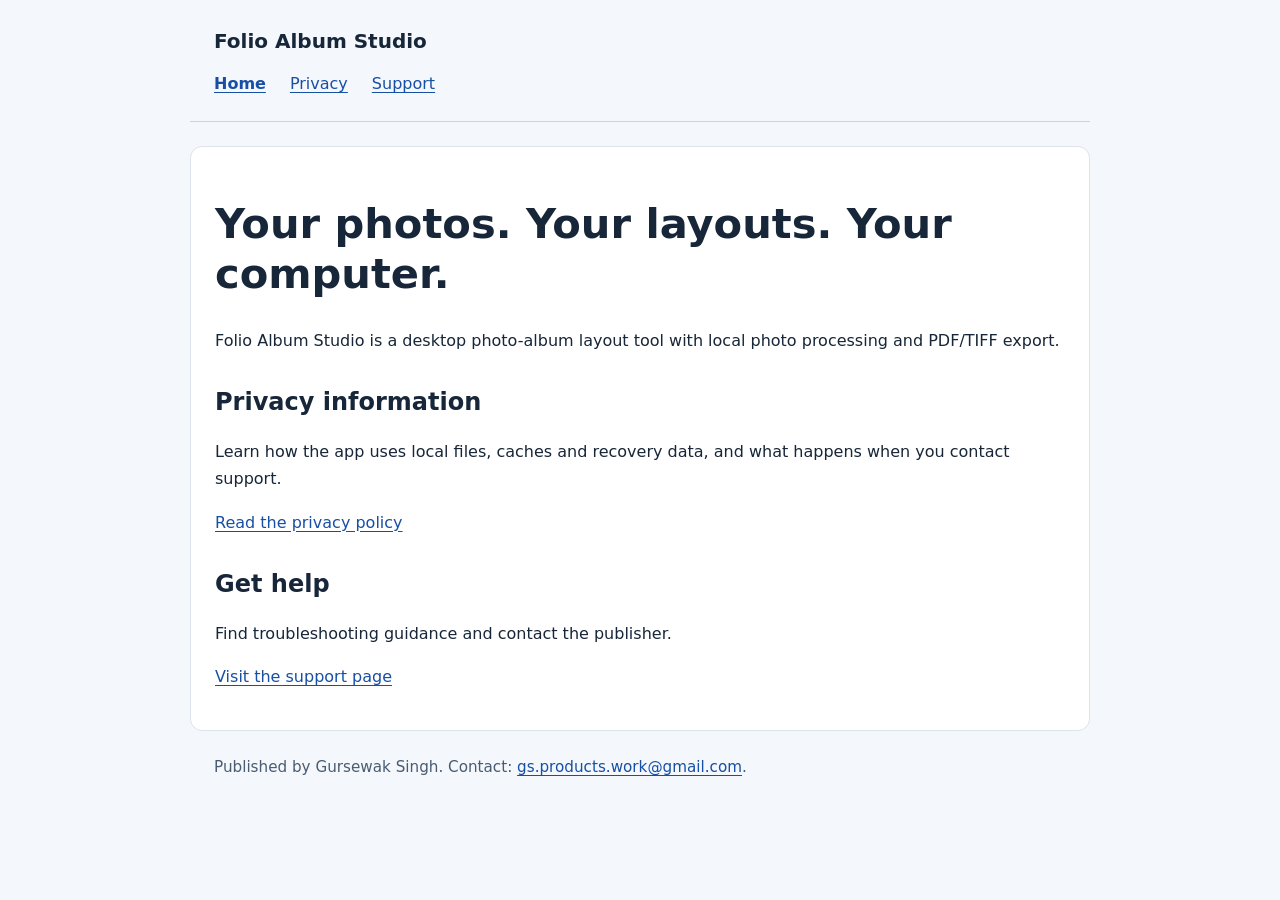
<file: index.html>
<!doctype html>
<html lang="en">
<head>
  <meta charset="utf-8">
  <meta name="viewport" content="width=device-width, initial-scale=1">
  <meta name="description" content="Privacy information and support for Folio Album Studio.">
  <title>Folio Album Studio | Privacy and Support</title>
  <link rel="stylesheet" href="./styles.css">
</head>
<body>
  <header>
    <p class="brand">Folio Album Studio</p>
    <nav aria-label="Main navigation"><a href="./index.html" aria-current="page">Home</a><a href="./privacy.html">Privacy</a><a href="./support.html">Support</a></nav>
  </header>
  <main>
    <h1>Your photos. Your layouts. Your computer.</h1>
    <p>Folio Album Studio is a desktop photo-album layout tool with local photo processing and PDF/TIFF export.</p>
    <h2>Privacy information</h2>
    <p>Learn how the app uses local files, caches and recovery data, and what happens when you contact support.</p>
    <p><a href="./privacy.html">Read the privacy policy</a></p>
    <h2>Get help</h2>
    <p>Find troubleshooting guidance and contact the publisher.</p>
    <p><a href="./support.html">Visit the support page</a></p>
  </main>
  <footer>Published by Gursewak Singh. Contact: <a href="mailto:gs.products.work@gmail.com">gs.products.work@gmail.com</a>.</footer>
</body>
</html>
</file>
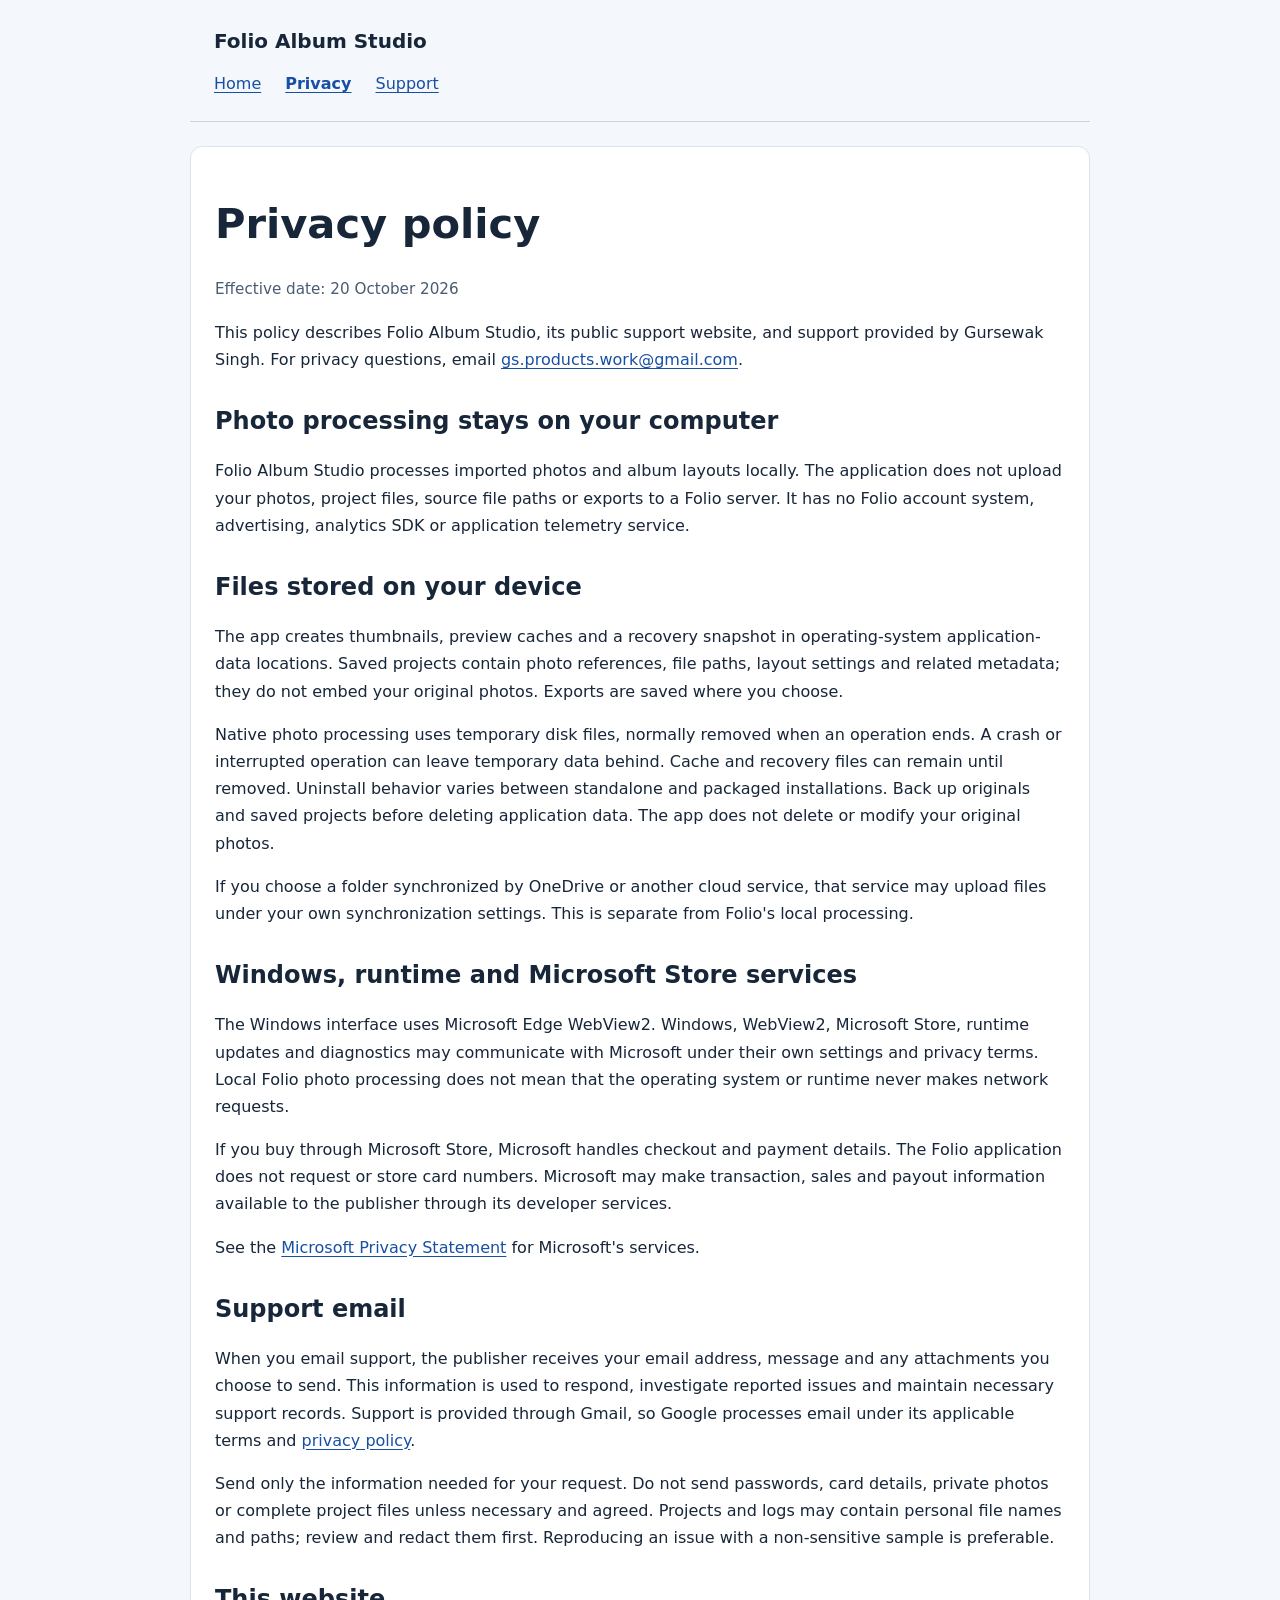
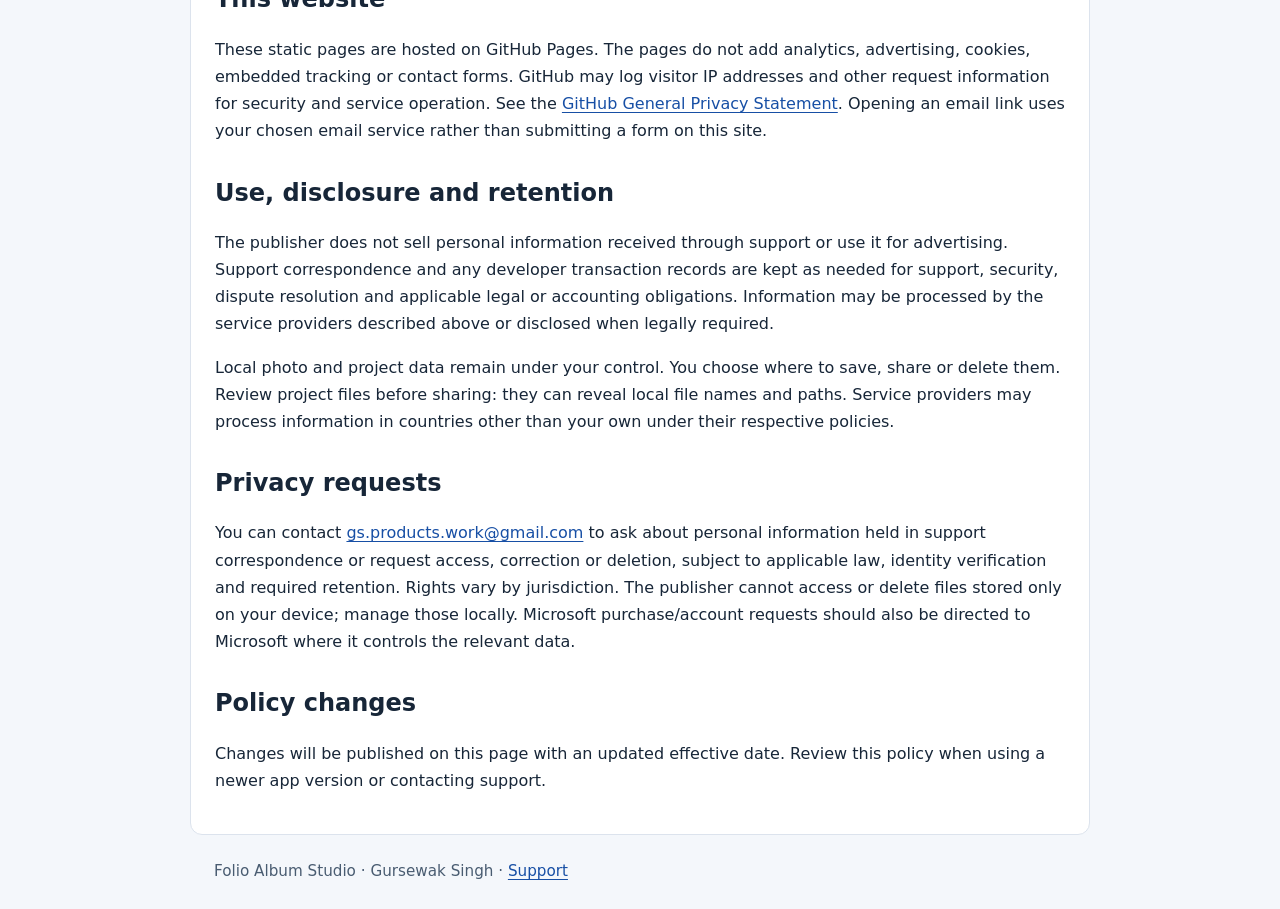
<file: privacy.html>
<!doctype html>
<html lang="en">
<head>
  <meta charset="utf-8">
  <meta name="viewport" content="width=device-width, initial-scale=1">
  <meta name="description" content="Folio Album Studio privacy policy: local photo processing, device storage, support email and third-party services.">
  <title>Privacy Policy | Folio Album Studio</title>
  <link rel="stylesheet" href="./styles.css">
</head>
<body>
  <header>
    <p class="brand">Folio Album Studio</p>
    <nav aria-label="Main navigation"><a href="./index.html">Home</a><a href="./privacy.html" aria-current="page">Privacy</a><a href="./support.html">Support</a></nav>
  </header>
  <main>
    <h1>Privacy policy</h1>
    <p class="updated">Effective date: 20 October 2026</p>
    <p>This policy describes Folio Album Studio, its public support website, and support provided by Gursewak Singh. For privacy questions, email <a href="mailto:gs.products.work@gmail.com">gs.products.work@gmail.com</a>.</p>
    <h2>Photo processing stays on your computer</h2>
    <p>Folio Album Studio processes imported photos and album layouts locally. The application does not upload your photos, project files, source file paths or exports to a Folio server. It has no Folio account system, advertising, analytics SDK or application telemetry service.</p>
    <h2>Files stored on your device</h2>
    <p>The app creates thumbnails, preview caches and a recovery snapshot in operating-system application-data locations. Saved projects contain photo references, file paths, layout settings and related metadata; they do not embed your original photos. Exports are saved where you choose.</p>
    <p>Native photo processing uses temporary disk files, normally removed when an operation ends. A crash or interrupted operation can leave temporary data behind. Cache and recovery files can remain until removed. Uninstall behavior varies between standalone and packaged installations. Back up originals and saved projects before deleting application data. The app does not delete or modify your original photos.</p>
    <p>If you choose a folder synchronized by OneDrive or another cloud service, that service may upload files under your own synchronization settings. This is separate from Folio's local processing.</p>
    <h2>Windows, runtime and Microsoft Store services</h2>
    <p>The Windows interface uses Microsoft Edge WebView2. Windows, WebView2, Microsoft Store, runtime updates and diagnostics may communicate with Microsoft under their own settings and privacy terms. Local Folio photo processing does not mean that the operating system or runtime never makes network requests.</p>
    <p>If you buy through Microsoft Store, Microsoft handles checkout and payment details. The Folio application does not request or store card numbers. Microsoft may make transaction, sales and payout information available to the publisher through its developer services.</p>
    <p>See the <a href="https://privacy.microsoft.com/privacystatement">Microsoft Privacy Statement</a> for Microsoft's services.</p>
    <h2>Support email</h2>
    <p>When you email support, the publisher receives your email address, message and any attachments you choose to send. This information is used to respond, investigate reported issues and maintain necessary support records. Support is provided through Gmail, so Google processes email under its applicable terms and <a href="https://policies.google.com/privacy">privacy policy</a>.</p>
    <p>Send only the information needed for your request. Do not send passwords, card details, private photos or complete project files unless necessary and agreed. Projects and logs may contain personal file names and paths; review and redact them first. Reproducing an issue with a non-sensitive sample is preferable.</p>
    <h2>This website</h2>
    <p>These static pages are hosted on GitHub Pages. The pages do not add analytics, advertising, cookies, embedded tracking or contact forms. GitHub may log visitor IP addresses and other request information for security and service operation. See the <a href="https://docs.github.com/en/site-policy/privacy-policies/github-general-privacy-statement">GitHub General Privacy Statement</a>. Opening an email link uses your chosen email service rather than submitting a form on this site.</p>
    <h2>Use, disclosure and retention</h2>
    <p>The publisher does not sell personal information received through support or use it for advertising. Support correspondence and any developer transaction records are kept as needed for support, security, dispute resolution and applicable legal or accounting obligations. Information may be processed by the service providers described above or disclosed when legally required.</p>
    <p>Local photo and project data remain under your control. You choose where to save, share or delete them. Review project files before sharing: they can reveal local file names and paths. Service providers may process information in countries other than your own under their respective policies.</p>
    <h2>Privacy requests</h2>
    <p>You can contact <a href="mailto:gs.products.work@gmail.com">gs.products.work@gmail.com</a> to ask about personal information held in support correspondence or request access, correction or deletion, subject to applicable law, identity verification and required retention. Rights vary by jurisdiction. The publisher cannot access or delete files stored only on your device; manage those locally. Microsoft purchase/account requests should also be directed to Microsoft where it controls the relevant data.</p>
    <h2>Policy changes</h2>
    <p>Changes will be published on this page with an updated effective date. Review this policy when using a newer app version or contacting support.</p>
  </main>
  <footer>Folio Album Studio &middot; Gursewak Singh &middot; <a href="./support.html">Support</a></footer>
</body>
</html>
</file>
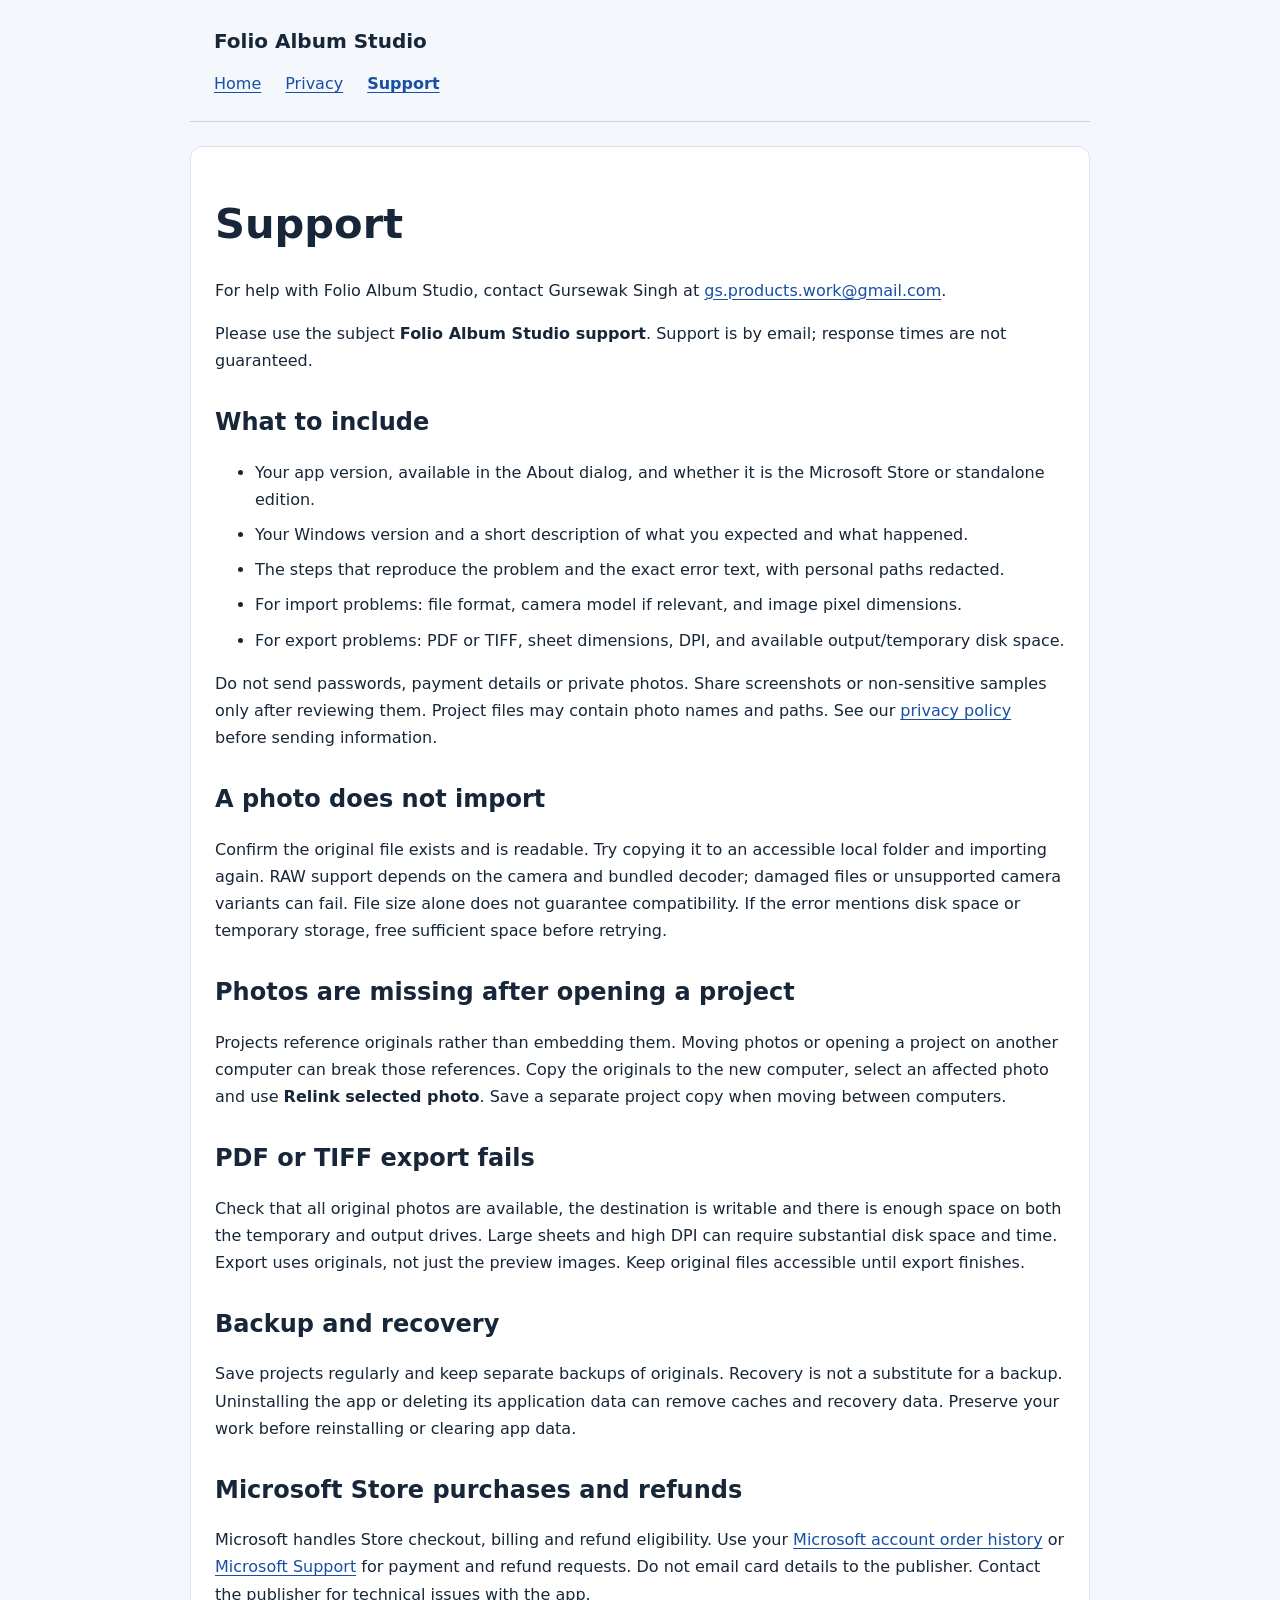
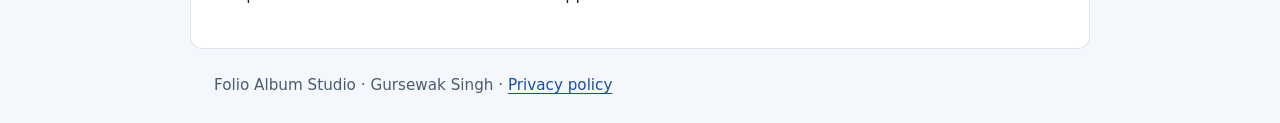
<file: support.html>
<!doctype html>
<html lang="en">
<head>
  <meta charset="utf-8">
  <meta name="viewport" content="width=device-width, initial-scale=1">
  <meta name="description" content="Contact support and troubleshoot Folio Album Studio imports, missing photos and PDF/TIFF exports.">
  <title>Support | Folio Album Studio</title>
  <link rel="stylesheet" href="./styles.css">
</head>
<body>
  <header>
    <p class="brand">Folio Album Studio</p>
    <nav aria-label="Main navigation"><a href="./index.html">Home</a><a href="./privacy.html">Privacy</a><a href="./support.html" aria-current="page">Support</a></nav>
  </header>
  <main>
    <h1>Support</h1>
    <p>For help with Folio Album Studio, contact Gursewak Singh at <a href="mailto:gs.products.work@gmail.com?subject=Folio%20Album%20Studio%20support">gs.products.work@gmail.com</a>.</p>
    <p>Please use the subject <strong>Folio Album Studio support</strong>. Support is by email; response times are not guaranteed.</p>
    <h2>What to include</h2>
    <ul>
      <li>Your app version, available in the About dialog, and whether it is the Microsoft Store or standalone edition.</li>
      <li>Your Windows version and a short description of what you expected and what happened.</li>
      <li>The steps that reproduce the problem and the exact error text, with personal paths redacted.</li>
      <li>For import problems: file format, camera model if relevant, and image pixel dimensions.</li>
      <li>For export problems: PDF or TIFF, sheet dimensions, DPI, and available output/temporary disk space.</li>
    </ul>
    <p>Do not send passwords, payment details or private photos. Share screenshots or non-sensitive samples only after reviewing them. Project files may contain photo names and paths. See our <a href="./privacy.html">privacy policy</a> before sending information.</p>
    <h2>A photo does not import</h2>
    <p>Confirm the original file exists and is readable. Try copying it to an accessible local folder and importing again. RAW support depends on the camera and bundled decoder; damaged files or unsupported camera variants can fail. File size alone does not guarantee compatibility. If the error mentions disk space or temporary storage, free sufficient space before retrying.</p>
    <h2>Photos are missing after opening a project</h2>
    <p>Projects reference originals rather than embedding them. Moving photos or opening a project on another computer can break those references. Copy the originals to the new computer, select an affected photo and use <strong>Relink selected photo</strong>. Save a separate project copy when moving between computers.</p>
    <h2>PDF or TIFF export fails</h2>
    <p>Check that all original photos are available, the destination is writable and there is enough space on both the temporary and output drives. Large sheets and high DPI can require substantial disk space and time. Export uses originals, not just the preview images. Keep original files accessible until export finishes.</p>
    <h2>Backup and recovery</h2>
    <p>Save projects regularly and keep separate backups of originals. Recovery is not a substitute for a backup. Uninstalling the app or deleting its application data can remove caches and recovery data. Preserve your work before reinstalling or clearing app data.</p>
    <h2>Microsoft Store purchases and refunds</h2>
    <p>Microsoft handles Store checkout, billing and refund eligibility. Use your <a href="https://account.microsoft.com/billing/orders">Microsoft account order history</a> or <a href="https://support.microsoft.com/">Microsoft Support</a> for payment and refund requests. Do not email card details to the publisher. Contact the publisher for technical issues with the app.</p>
  </main>
  <footer>Folio Album Studio &middot; Gursewak Singh &middot; <a href="./privacy.html">Privacy policy</a></footer>
</body>
</html>
</file>
<file: styles.css>
:root {
  color-scheme: light;
  font-family: system-ui, -apple-system, BlinkMacSystemFont, "Segoe UI", sans-serif;
  color: #172638;
  background: #f4f7fb;
  line-height: 1.7;
}
* { box-sizing: border-box; }
body { margin: 0; }
header, main, footer { max-width: 900px; margin: auto; padding: 24px; }
header { border-bottom: 1px solid #c9d4e2; }
.brand { font-size: 1.25rem; font-weight: 750; margin: 0 0 12px; }
nav { display: flex; flex-wrap: wrap; gap: 24px; }
main { background: #fff; margin-top: 24px; border: 1px solid #dce3ed; border-radius: 12px; }
h1 { line-height: 1.2; font-size: clamp(1.8rem, 5vw, 2.6rem); }
h2 { margin-top: 32px; line-height: 1.35; }
a { color: #174fa5; overflow-wrap: anywhere; text-underline-offset: 3px; }
a:hover { color: #103773; }
a:focus-visible { outline: 3px solid #174fa5; outline-offset: 4px; }
[aria-current="page"] { font-weight: 750; }
.updated, footer { color: #495c71; font-size: .95rem; }
li { margin-bottom: 8px; }
code { overflow-wrap: anywhere; }
@media (max-width: 600px) {
  header, main, footer { padding: 18px; }
  main { margin: 16px 10px 0; }
}
</file>
